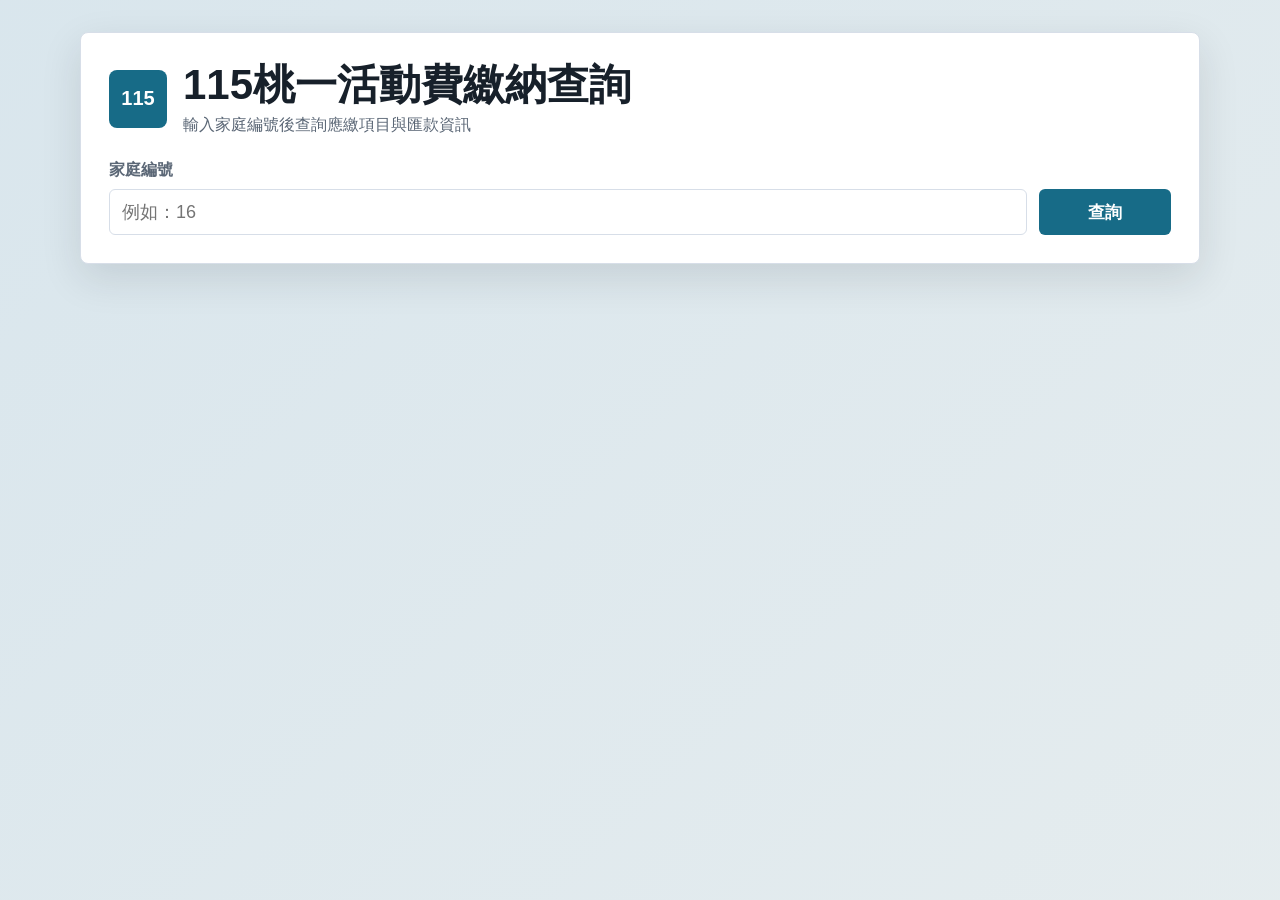
<file: index.html>
<!doctype html>
<html lang="zh-Hant">
<head>
  <meta charset="utf-8">
  <meta name="viewport" content="width=device-width, initial-scale=1">
  <title>115桃一活動費繳納查詢</title>
  <link rel="stylesheet" href="styles.css">
</head>
<body>
  <main class="app-shell">
    <section class="query-panel">
      <div class="brand-row">
        <div class="mark">115</div>
        <div>
          <h1>115桃一活動費繳納查詢</h1>
          <p>輸入家庭編號後查詢應繳項目與匯款資訊</p>
        </div>
      </div>

      <form id="lookupForm" class="lookup-form">
        <label for="familyId">家庭編號</label>
        <div class="input-row">
          <input id="familyId" name="familyId" type="text" inputmode="numeric" autocomplete="off" placeholder="例如：16" required>
          <button type="submit">查詢</button>
        </div>
      </form>

      <div id="message" class="message" hidden></div>
    </section>

    <section id="resultPanel" class="result-panel" hidden>
      <div class="summary-bar">
        <div>
          <span class="label">家庭編號</span>
          <strong id="resultFamilyId"></strong>
        </div>
        <div>
          <span class="label">總金額</span>
          <strong id="totalAmount"></strong>
        </div>
      </div>

      <div class="content-grid">
        <section class="section-block">
          <h2>查詢資料</h2>
          <div class="table-wrap">
            <table>
              <thead>
                <tr>
                  <th>E 分團別</th>
                  <th>F 團員自然名</th>
                  <th>L 大人自然名</th>
                  <th>P 加保費用</th>
                  <th>R 自然名</th>
                  <th>V 加保費用</th>
                </tr>
              </thead>
              <tbody id="resultRows"></tbody>
            </table>
          </div>
        </section>

        <aside class="section-block payment-block">
          <h2>匯款帳號</h2>
          <dl>
            <div>
              <dt>銀行</dt>
              <dd>LINE Bank 銀行帳戶 - 824 連線商業銀行</dd>
            </div>
            <div>
              <dt>帳號</dt>
              <dd class="copyable">111003642280</dd>
            </div>
            <div>
              <dt>戶名</dt>
              <dd>楊吳孟徽</dd>
            </div>
          </dl>
        </aside>
      </div>

      <section class="section-block report-block">
        <h2>匯款訊息回報欄</h2>
        <form id="reportForm" class="report-form">
          <label>
            <span>1. 家庭編號</span>
            <input id="reportFamilyId" name="familyId" type="text" readonly>
          </label>
          <label>
            <span>2. 匯款日期</span>
            <input id="transferDate" name="transferDate" type="date" required>
          </label>
          <label>
            <span>3. 匯款金額</span>
            <input id="transferAmount" name="transferAmount" type="number" min="0" step="1" required>
          </label>
          <label>
            <span>4. 轉帳後五碼</span>
            <input id="lastFive" name="lastFive" type="text" inputmode="numeric" maxlength="5" pattern="[0-9]{5}" placeholder="請輸入 5 位數字" required>
          </label>
          <button type="submit">送出回報</button>
        </form>
        <p id="reportStatus" class="report-status" aria-live="polite"></p>
      </section>
    </section>
  </main>

  <script src="encrypted-data.js?v=20260808-family75"></script>
  <script src="app.js?v=20260809-lastfive"></script>
</body>
</html>
</file>
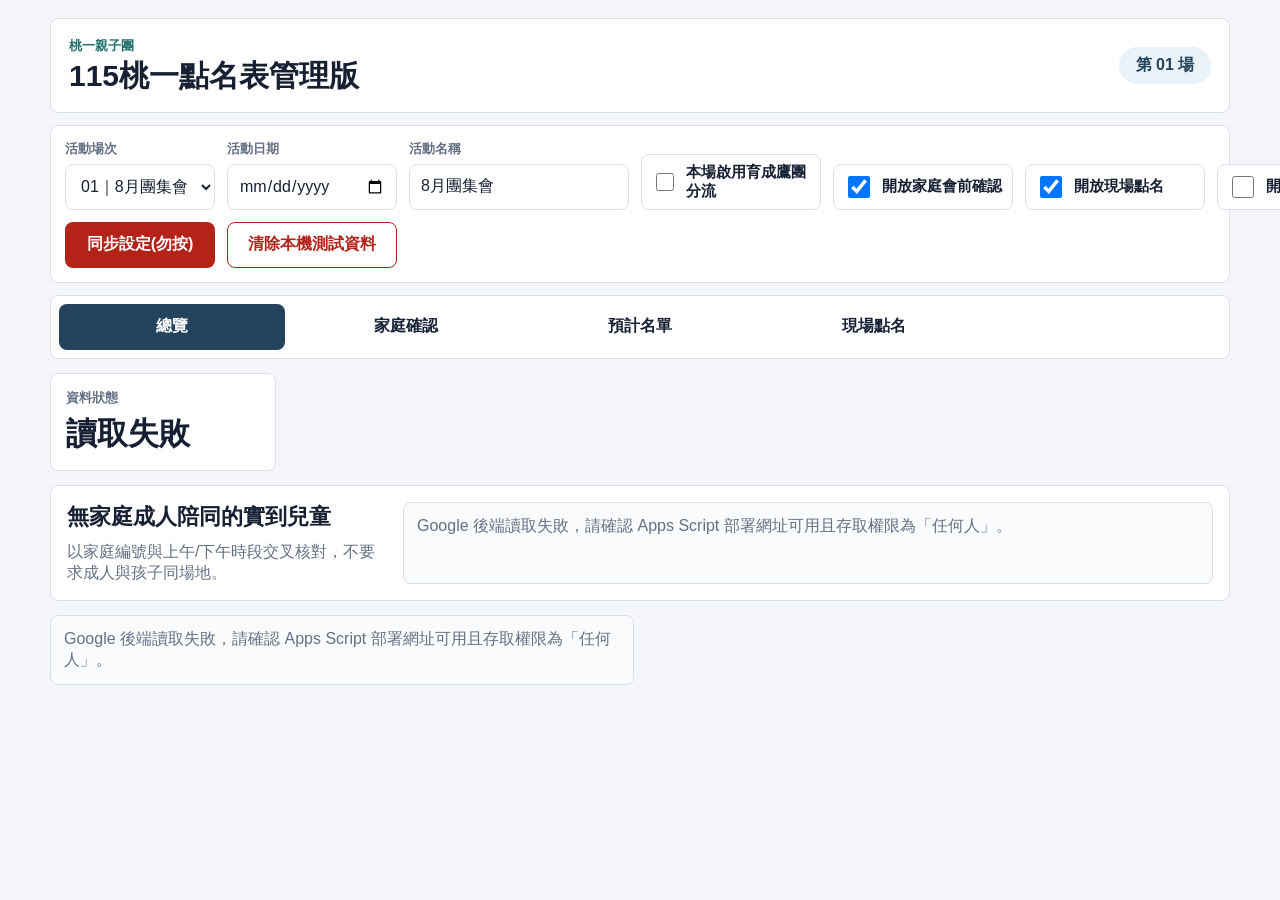
<file: attendance/index.html>
<!doctype html>
<html lang="zh-Hant">
<head>
  <meta charset="utf-8">
  <meta name="viewport" content="width=device-width, initial-scale=1">
  <meta http-equiv="Cache-Control" content="no-store, no-cache, must-revalidate">
  <meta http-equiv="Pragma" content="no-cache">
  <meta http-equiv="Expires" content="0">
  <title>115桃一點名表管理版</title>
  <link rel="stylesheet" href="styles.css?v=20">
</head>
<body>
  <main class="app-shell">
    <header class="app-header">
      <div>
        <p class="eyebrow">桃一親子團</p>
        <h1>115桃一點名表管理版</h1>
      </div>
      <div class="event-badge" id="openState">第 1 場</div>
    </header>

    <section class="event-panel" aria-label="活動設定">
      <label>
        <span>活動場次</span>
        <select id="eventSelect"></select>
      </label>
      <label>
        <span>活動日期</span>
        <input id="eventDate" type="date">
      </label>
      <label>
        <span>活動名稱</span>
        <input id="eventName" type="text">
      </label>
      <label class="switch-row">
        <input id="eagleSplit" type="checkbox">
        <span>本場啟用育成鷹團分流</span>
      </label>
      <label class="switch-row">
        <input id="preOpen" type="checkbox">
        <span>開放家庭會前確認</span>
      </label>
      <label class="switch-row">
        <input id="onsiteOpen" type="checkbox">
        <span>開放現場點名</span>
      </label>
      <label class="switch-row">
        <input id="annualOpen" type="checkbox">
        <span>開放全年總表查閱</span>
      </label>
      <label>
        <span>Apps Script URL</span>
        <input id="scriptUrl" type="url" placeholder="部署後貼上 Web App URL">
      </label>
      <button id="refreshReplies" type="button">重新讀取回覆</button>
      <button id="syncGoogle" type="button" class="danger">同步設定(勿按)</button>
      <button id="clearLocalTestData" type="button" class="danger-outline">清除本機測試資料</button>
    </section>

    <nav class="tabbar" aria-label="主要頁面">
      <button class="tab-button is-active" type="button" data-view="overview">總覽</button>
      <button class="tab-button" type="button" data-view="family">家庭確認</button>
      <button class="tab-button" type="button" data-view="expected">預計名單</button>
      <button class="tab-button" type="button" data-view="checkin">現場點名</button>
      <button class="tab-button" type="button" data-view="annual">全年總表</button>
    </nav>

    <section id="overviewView" class="view is-active" aria-label="當日管理總覽">
      <div class="metric-grid" id="metricGrid"></div>
      <section class="alert-panel">
        <div>
          <h2>無家庭成人陪同的實到兒童</h2>
          <p>以家庭編號與上午/下午時段交叉核對，不要求成人與孩子同場地。</p>
        </div>
        <div id="familyAlerts" class="alert-list"></div>
      </section>
      <section class="section-grid" id="overviewGroups"></section>
    </section>

    <section id="familyView" class="view" aria-label="家庭會前確認">
      <div class="family-lookup">
        <label>
          <span>輸入家庭編號</span>
          <input id="familySearch" type="search" inputmode="numeric" placeholder="例如 16">
        </label>
        <button id="loadFamily" type="button">載入家庭</button>
      </div>
      <div id="familyCards" class="person-list"></div>
      <div id="familyConfirmPanel" class="confirm-panel"></div>
    </section>

    <section id="expectedView" class="view" aria-label="會前預計出席名單">
      <div class="expected-header">
        <div>
          <p class="eyebrow">會前自動產生</p>
          <h2>本場會前回覆與預計名單</h2>
        </div>
        <p>依家庭確認結果分流。育成會與老鷹單飛入口可在這裡安排家長支援團隊與職務；若選小蟻團、炫蜂團、奔鹿團，會進入該團團隊現場點名。</p>
      </div>
      <div id="preReplyLists" class="pre-reply-lists"></div>
      <div id="expectedLists" class="expected-lists"></div>
    </section>

    <section id="checkinView" class="view" aria-label="現場點名">
      <div class="entrance-grid" id="entranceGrid"></div>
      <section class="checkin-board">
        <div class="board-toolbar">
          <div>
            <p class="eyebrow">固定入口</p>
            <h2 id="boardTitle">小蟻點名</h2>
          </div>
          <label>
            <span>搜尋</span>
            <input id="memberSearch" type="search" placeholder="姓名、家庭、小隊">
          </label>
        </div>
        <div class="squad-tabs" id="squadTabs"></div>
        <div class="period-tabs" id="checkinPeriodTabs" aria-label="點名時段"></div>
        <div id="checkinRecorderPanel" class="confirm-panel"></div>
        <div id="checkinList" class="person-list"></div>
        <form id="guestForm" class="guest-form">
          <h3>臨時出席</h3>
          <div class="guest-toggle" role="group" aria-label="臨時出席">
            <label><input type="radio" name="guestMode" value="none" checked><span>無</span></label>
            <label><input type="radio" name="guestMode" value="has"><span>有</span></label>
          </div>
          <div class="guest-fields" hidden>
            <input name="familyId" placeholder="家庭編號">
            <input name="name" placeholder="自然名">
            <button type="submit">加入本場點名</button>
          </div>
        </form>
        <div id="checkinSubmitPanel" class="confirm-panel"></div>
      </section>
    </section>

    <section id="annualView" class="view" aria-label="全年12次出勤總表">
      <section class="rules-panel" aria-label="出勤規則設定">
        <div>
          <p class="eyebrow">出勤規則設定</p>
          <h2>孩子缺席權重</h2>
        </div>
        <div class="rules-grid">
          <label>
            <span>正常全天</span>
            <input id="rulePresent" type="number" min="0" max="1" step="0.5">
          </label>
          <label>
            <span>遲到</span>
            <input id="ruleLate" type="number" min="0" max="1" step="0.5">
          </label>
          <label>
            <span>上午請假</span>
            <input id="ruleMorning" type="number" min="0" max="1" step="0.5">
          </label>
          <label>
            <span>下午請假</span>
            <input id="ruleAfternoon" type="number" min="0" max="1" step="0.5">
          </label>
          <label>
            <span>全天缺席/請假</span>
            <input id="ruleAbsent" type="number" min="0" max="1" step="0.5">
          </label>
          <label>
            <span>公假</span>
            <input type="number" value="0" disabled>
          </label>
        </div>
      </section>
      <div class="annual-toolbar">
        <label>
          <span>篩選團別/小隊/姓名/家庭</span>
          <input id="annualSearch" type="search" placeholder="輸入關鍵字">
        </label>
      </div>
      <div id="annualList" class="annual-list"></div>
    </section>
  </main>

  <template id="personCardTemplate">
    <article class="person-card">
      <div class="person-main">
        <div>
          <p class="person-meta"></p>
          <h3 class="person-name"></h3>
        </div>
        <strong class="person-status"></strong>
      </div>
      <div class="button-row status-actions"></div>
      <div class="adult-row">
        <label class="check-tile">
          <input class="am-check" type="checkbox">
          <span>上午實到</span>
        </label>
        <label class="check-tile">
          <input class="pm-check" type="checkbox">
          <span>下午13:00實到</span>
        </label>
      </div>
      <div class="split-row"></div>
      <input class="note-field" type="text" placeholder="備註/請假事由">
    </article>
  </template>

  <script src="data.js?v=12"></script>
  <script src="config.js?v=12"></script>
  <script src="app.js?v=43"></script>
</body>
</html>
</file>
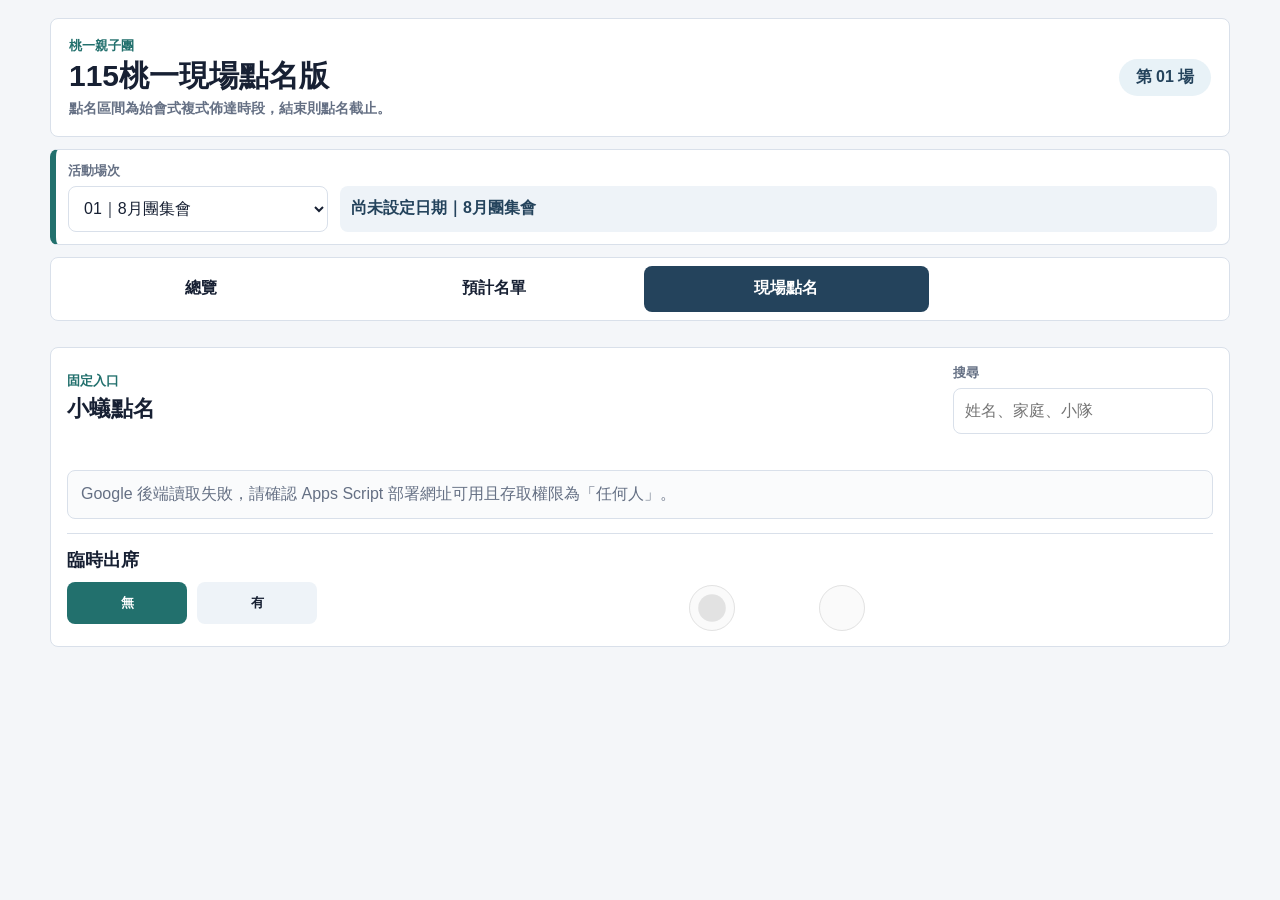
<file: attendance/checkin/index.html>
<!doctype html>
<html lang="zh-Hant">
<head>
  <meta charset="utf-8">
  <meta name="viewport" content="width=device-width, initial-scale=1">
  <meta http-equiv="Cache-Control" content="no-store, no-cache, must-revalidate">
  <meta http-equiv="Pragma" content="no-cache">
  <meta http-equiv="Expires" content="0">
  <title>115桃一現場點名版</title>
  <meta name="description" content="115桃一現場點名版">
  <meta property="og:title" content="115桃一現場點名版">
  <meta property="og:description" content="各團現場點名入口">
  <meta property="og:type" content="website">
  <meta property="og:url" content="https://floraping0223.github.io/115-taoyi-activity-fee-query/attendance/checkin/">
  <link rel="stylesheet" href="../styles.css?v=23">
</head>
<body data-app-mode="checkin">
  <p class="share-summary" aria-hidden="true">115桃一現場點名版｜各團現場點名入口</p>
  <main class="app-shell">
    <header class="app-header">
      <div>
        <p class="eyebrow">桃一親子團</p>
        <h1>115桃一現場點名版</h1>
        <p class="header-note">點名區間為始會式複式佈達時段，結束則點名截止。</p>
      </div>
      <div class="event-badge" id="openState">第 1 場</div>
    </header>

    <section class="public-event-panel" aria-label="選擇活動場次">
      <label>
        <span>活動場次</span>
        <select id="publicEventSelect"></select>
      </label>
      <strong id="publicEventInfo"></strong>
    </section>

    <section class="event-panel" aria-label="活動設定">
      <label>
        <span>活動場次</span>
        <select id="eventSelect"></select>
      </label>
      <label>
        <span>活動日期</span>
        <input id="eventDate" type="date">
      </label>
      <label>
        <span>活動名稱</span>
        <input id="eventName" type="text">
      </label>
      <label class="switch-row">
        <input id="eagleSplit" type="checkbox">
        <span>本場啟用育成鷹團分流</span>
      </label>
      <label class="switch-row">
        <input id="preOpen" type="checkbox">
        <span>開放家庭會前確認</span>
      </label>
      <label class="switch-row">
        <input id="onsiteOpen" type="checkbox">
        <span>開放現場點名</span>
      </label>
      <label>
        <span>Apps Script URL</span>
        <input id="scriptUrl" type="url">
      </label>
      <button id="refreshReplies" type="button">重新讀取回覆</button>
      <button id="syncGoogle" type="button">同步設定</button>
      <button id="clearLocalTestData" type="button">清除本機測試資料</button>
    </section>

    <nav class="tabbar" aria-label="主要頁面">
      <button class="tab-button" type="button" data-view="overview">總覽</button>
      <button class="tab-button" type="button" data-view="expected">預計名單</button>
      <button class="tab-button is-active" type="button" data-view="checkin">現場點名</button>
      <button class="tab-button" type="button" data-view="annual">全年總表</button>
    </nav>

    <section id="overviewView" class="view" aria-label="當日管理總覽">
      <div class="metric-grid" id="metricGrid"></div>
      <section class="alert-panel">
        <div>
          <h2>無家庭成人陪同的實到兒童</h2>
          <p>以家庭編號與上午/下午時段交叉核對，不要求成人與孩子同場地。</p>
        </div>
        <div id="familyAlerts" class="alert-list"></div>
      </section>
      <section class="section-grid" id="overviewGroups"></section>
    </section>

    <section id="familyView" class="view" aria-label="家庭會前確認">
      <div class="family-lookup">
        <label>
          <span>輸入家庭編號</span>
          <input id="familySearch" type="search" inputmode="numeric">
        </label>
        <button id="loadFamily" type="button">載入家庭</button>
      </div>
      <div id="familyCards" class="person-list"></div>
      <div id="familyConfirmPanel" class="confirm-panel"></div>
    </section>

    <section id="expectedView" class="view" aria-label="會前預計出席名單">
      <div class="expected-header">
        <div>
          <p class="eyebrow">會前自動產生</p>
          <h2>本場會前回覆與預計名單</h2>
        </div>
        <p>依家庭確認結果分流。家長支援團隊與職務由管理版設定，現場版僅供查看。</p>
      </div>
      <div id="preReplyLists" class="pre-reply-lists"></div>
      <div id="expectedLists" class="expected-lists"></div>
    </section>

    <section id="checkinView" class="view is-active" aria-label="現場點名">
      <div class="entrance-grid" id="entranceGrid"></div>
      <section class="checkin-board">
        <div class="board-toolbar">
          <div>
            <p class="eyebrow">固定入口</p>
            <h2 id="boardTitle">小蟻點名</h2>
          </div>
          <label>
            <span>搜尋</span>
            <input id="memberSearch" type="search" placeholder="姓名、家庭、小隊">
          </label>
        </div>
        <div class="squad-tabs" id="squadTabs"></div>
        <div class="period-tabs" id="checkinPeriodTabs" aria-label="點名時段"></div>
        <div id="checkinRecorderPanel" class="confirm-panel"></div>
        <div id="checkinList" class="person-list"></div>
        <form id="guestForm" class="guest-form">
          <h3>臨時出席</h3>
          <div class="guest-toggle" role="group" aria-label="臨時出席">
            <label><input type="radio" name="guestMode" value="none" checked><span>無</span></label>
            <label><input type="radio" name="guestMode" value="has"><span>有</span></label>
          </div>
          <div class="guest-fields" hidden>
            <input name="familyId" placeholder="家庭編號">
            <input name="name" placeholder="自然名">
            <button type="submit">加入本場點名</button>
          </div>
        </form>
        <div id="checkinSubmitPanel" class="confirm-panel"></div>
      </section>
    </section>

    <section id="annualView" class="view" aria-label="全年12次出勤總表">
      <section class="rules-panel" aria-label="出勤規則設定">
        <div>
          <p class="eyebrow">出勤規則設定</p>
          <h2>孩子缺席權重</h2>
        </div>
        <div class="rules-grid">
          <label>
            <span>正常全天</span>
            <input id="rulePresent" type="number" min="0" max="1" step="0.5">
          </label>
          <label>
            <span>遲到</span>
            <input id="ruleLate" type="number" min="0" max="1" step="0.5">
          </label>
          <label>
            <span>上午請假</span>
            <input id="ruleMorning" type="number" min="0" max="1" step="0.5">
          </label>
          <label>
            <span>下午請假</span>
            <input id="ruleAfternoon" type="number" min="0" max="1" step="0.5">
          </label>
          <label>
            <span>全天缺席/請假</span>
            <input id="ruleAbsent" type="number" min="0" max="1" step="0.5">
          </label>
          <label>
            <span>公假</span>
            <input type="number" value="0" disabled>
          </label>
        </div>
      </section>
      <div class="annual-toolbar">
        <label>
          <span>篩選團別/小隊/姓名/家庭</span>
          <input id="annualSearch" type="search" placeholder="輸入關鍵字">
        </label>
      </div>
      <div id="annualList" class="annual-list"></div>
    </section>
  </main>

  <template id="personCardTemplate">
    <article class="person-card">
      <div class="person-main">
        <div>
          <p class="person-meta"></p>
          <h3 class="person-name"></h3>
        </div>
        <strong class="person-status"></strong>
      </div>
      <div class="button-row status-actions"></div>
      <div class="adult-row">
        <label class="check-tile">
          <input class="am-check" type="checkbox">
          <span>上午實到</span>
        </label>
        <label class="check-tile">
          <input class="pm-check" type="checkbox">
          <span>下午13:00實到</span>
        </label>
      </div>
      <div class="split-row"></div>
      <input class="note-field" type="text" placeholder="備註/請假事由">
    </article>
  </template>

  <script src="../data.js?v=15"></script>
  <script src="../config.js?v=15"></script>
  <script src="../app.js?v=46"></script>
</body>
</html>
</file>
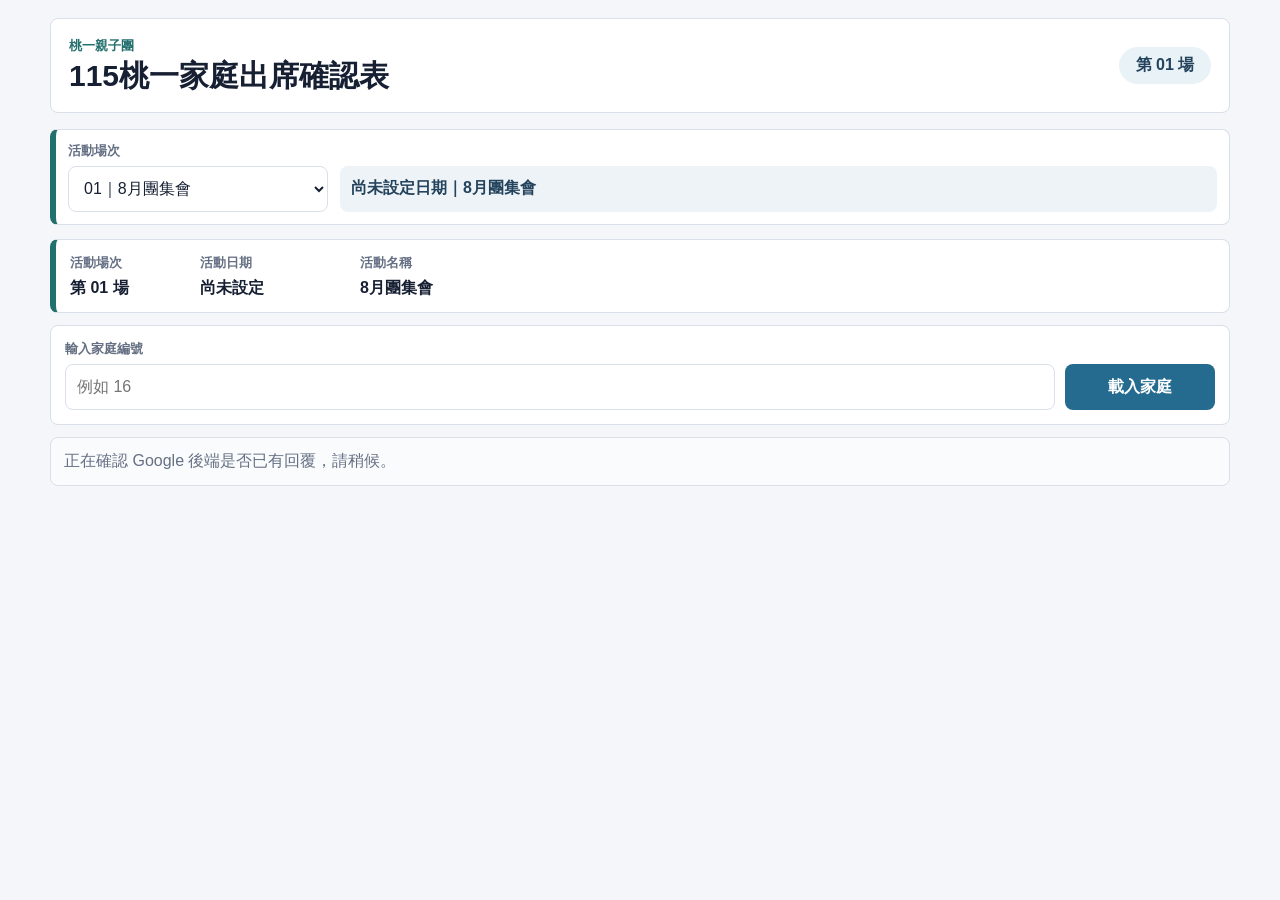
<file: attendance/family/index.html>
<!doctype html>
<html lang="zh-Hant">
<head>
  <meta charset="utf-8">
  <meta name="viewport" content="width=device-width, initial-scale=1">
  <meta http-equiv="Cache-Control" content="no-store, no-cache, must-revalidate">
  <meta http-equiv="Pragma" content="no-cache">
  <meta http-equiv="Expires" content="0">
  <title>115桃一家庭出席確認表</title>
  <meta name="description" content="115桃一家庭出席確認表">
  <meta property="og:title" content="115桃一家庭出席確認表">
  <meta property="og:description" content=" ">
  <meta property="og:type" content="website">
  <meta name="twitter:title" content="115桃一家庭出席確認表">
  <meta name="twitter:description" content=" ">
  <link rel="stylesheet" href="../styles.css?v=15">
</head>
<body data-app-mode="family">
  <main class="app-shell">
    <header class="app-header">
      <div>
        <p class="eyebrow">桃一親子團</p>
        <h1>115桃一家庭出席確認表</h1>
      </div>
      <div class="event-badge" id="openState">第 1 場</div>
    </header>

    <section class="public-event-panel" aria-label="選擇活動場次">
      <label>
        <span>活動場次</span>
        <select id="publicEventSelect"></select>
      </label>
      <strong id="publicEventInfo"></strong>
    </section>

    <section class="event-panel" aria-label="活動設定">
      <label>
        <span>活動場次</span>
        <select id="eventSelect"></select>
      </label>
      <label>
        <span>活動日期</span>
        <input id="eventDate" type="date">
      </label>
      <label>
        <span>活動名稱</span>
        <input id="eventName" type="text">
      </label>
      <label class="switch-row">
        <input id="eagleSplit" type="checkbox">
        <span>本場啟用育成鷹團分流</span>
      </label>
      <label class="switch-row">
        <input id="preOpen" type="checkbox">
        <span>開放家庭會前確認</span>
      </label>
      <label class="switch-row">
        <input id="onsiteOpen" type="checkbox">
        <span>開放現場點名</span>
      </label>
      <label>
        <span>Apps Script URL</span>
        <input id="scriptUrl" type="url" placeholder="部署後貼上 Web App URL">
      </label>
      <button id="syncGoogle" type="button">同步 Google</button>
      <button id="clearLocalTestData" type="button" class="danger-outline">清除本機測試資料</button>
    </section>

    <nav class="tabbar" aria-label="主要頁面">
      <button class="tab-button is-active" type="button" data-view="overview">總覽</button>
      <button class="tab-button" type="button" data-view="family">家庭確認</button>
      <button class="tab-button" type="button" data-view="expected">預計名單</button>
      <button class="tab-button" type="button" data-view="checkin">現場點名</button>
      <button class="tab-button" type="button" data-view="annual">全年總表</button>
    </nav>

    <section id="overviewView" class="view is-active" aria-label="當日管理總覽">
      <div class="metric-grid" id="metricGrid"></div>
      <section class="alert-panel">
        <div>
          <h2>無家庭成人陪同的實到兒童</h2>
          <p>以家庭編號與上午/下午時段交叉核對，不要求成人與孩子同場地。</p>
        </div>
        <div id="familyAlerts" class="alert-list"></div>
      </section>
      <section class="section-grid" id="overviewGroups"></section>
    </section>

    <section id="familyView" class="view" aria-label="家庭會前確認">
      <section id="familyEventSummary" class="family-event-summary" aria-label="本次活動資訊"></section>
      <div class="family-lookup">
        <label>
          <span>輸入家庭編號</span>
          <input id="familySearch" type="search" inputmode="numeric" placeholder="例如 16">
        </label>
        <button id="loadFamily" type="button">載入家庭</button>
      </div>
      <div id="familyCards" class="person-list"></div>
      <div id="familyConfirmPanel" class="confirm-panel"></div>
    </section>

    <section id="expectedView" class="view" aria-label="會前預計出席名單">
      <div class="expected-header">
        <div>
          <p class="eyebrow">會前自動產生</p>
          <h2>本場預計出席名單</h2>
        </div>
        <p>依家庭確認結果分流。育成會與老鷹單飛入口可在這裡安排家長支援團隊與職務；若選小蟻團、炫蜂團、奔鹿團，會進入該團團隊現場點名。</p>
      </div>
      <div id="expectedLists" class="expected-lists"></div>
    </section>

    <section id="checkinView" class="view" aria-label="現場點名">
      <div class="entrance-grid" id="entranceGrid"></div>
      <section class="checkin-board">
        <div class="board-toolbar">
          <div>
            <p class="eyebrow">固定入口</p>
            <h2 id="boardTitle">小蟻點名</h2>
          </div>
          <label>
            <span>搜尋</span>
            <input id="memberSearch" type="search" placeholder="姓名、家庭、小隊">
          </label>
        </div>
        <div class="squad-tabs" id="squadTabs"></div>
        <div id="checkinRecorderPanel" class="confirm-panel"></div>
        <div id="checkinList" class="person-list"></div>
        <form id="guestForm" class="guest-form">
          <h3>臨時出席</h3>
          <div class="guest-toggle" role="group" aria-label="臨時出席">
            <label><input type="radio" name="guestMode" value="none" checked><span>無</span></label>
            <label><input type="radio" name="guestMode" value="has"><span>有</span></label>
          </div>
          <div class="guest-fields" hidden>
            <input name="familyId" placeholder="家庭編號">
            <input name="name" placeholder="自然名">
            <button type="submit">加入本場點名</button>
          </div>
        </form>
        <div id="checkinSubmitPanel" class="confirm-panel"></div>
      </section>
    </section>

    <section id="annualView" class="view" aria-label="全年12次出勤總表">
      <section class="rules-panel" aria-label="出勤規則設定">
        <div>
          <p class="eyebrow">出勤規則設定</p>
          <h2>孩子缺席權重</h2>
        </div>
        <div class="rules-grid">
          <label>
            <span>正常全天</span>
            <input id="rulePresent" type="number" min="0" max="1" step="0.5">
          </label>
          <label>
            <span>遲到</span>
            <input id="ruleLate" type="number" min="0" max="1" step="0.5">
          </label>
          <label>
            <span>上午請假</span>
            <input id="ruleMorning" type="number" min="0" max="1" step="0.5">
          </label>
          <label>
            <span>下午請假</span>
            <input id="ruleAfternoon" type="number" min="0" max="1" step="0.5">
          </label>
          <label>
            <span>全天缺席/請假</span>
            <input id="ruleAbsent" type="number" min="0" max="1" step="0.5">
          </label>
          <label>
            <span>公假</span>
            <input type="number" value="0" disabled>
          </label>
        </div>
      </section>
      <div class="annual-toolbar">
        <label>
          <span>篩選團別/小隊/姓名/家庭</span>
          <input id="annualSearch" type="search" placeholder="輸入關鍵字">
        </label>
      </div>
      <div id="annualList" class="annual-list"></div>
    </section>
  </main>

  <template id="personCardTemplate">
    <article class="person-card">
      <div class="person-main">
        <div>
          <p class="person-meta"></p>
          <h3 class="person-name"></h3>
        </div>
        <strong class="person-status"></strong>
      </div>
      <div class="button-row status-actions"></div>
      <div class="adult-row">
        <label class="check-tile">
          <input class="am-check" type="checkbox">
          <span>上午實到</span>
        </label>
        <label class="check-tile">
          <input class="pm-check" type="checkbox">
          <span>下午13:00實到</span>
        </label>
      </div>
      <div class="split-row"></div>
      <input class="note-field" type="text" placeholder="備註/請假事由">
    </article>
  </template>

  <script src="../data.js?v=9"></script>
  <script src="../config.js?v=9"></script>
  <script src="../app.js?v=16"></script>
</body>
</html>
</file>
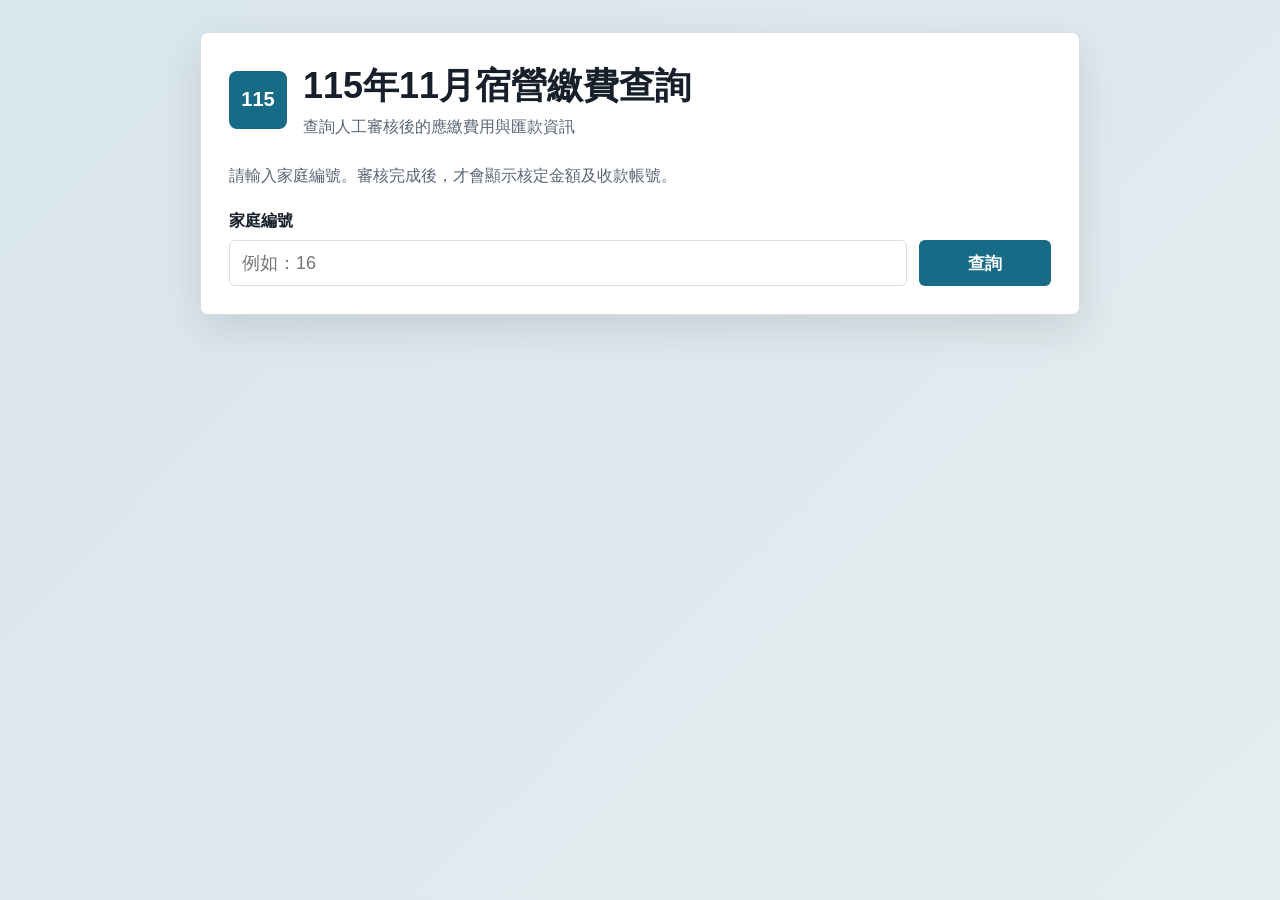
<file: camp-payment.html>
<!doctype html>
<html lang="zh-Hant"><head><meta charset="utf-8"><meta name="viewport" content="width=device-width, initial-scale=1"><title>115年11月宿營繳費查詢</title><link rel="stylesheet" href="styles.css"><link rel="stylesheet" href="camp-payment.css?v=1"></head>
<body><main class="app-shell payment-shell"><header class="query-panel"><div class="brand-row"><div class="mark">115</div><div><h1>115年11月宿營繳費查詢</h1><p>查詢人工審核後的應繳費用與匯款資訊</p></div></div><p class="intro">請輸入家庭編號。審核完成後，才會顯示核定金額及收款帳號。</p><form id="paymentLookup"><label for="paymentFamily">家庭編號</label><div class="input-row"><input id="paymentFamily" type="text" inputmode="numeric" pattern="[0-9]+" required autocomplete="off" placeholder="例如：16"><button id="lookupButton" type="submit">查詢</button></div></form><p id="paymentStatus" class="message" role="status" hidden></p></header>
<section id="approvedPanel" hidden><section class="section-block"><h2>家庭 <span id="approvedFamily"></span>｜核定費用</h2><div id="feeItems"></div><p id="adjustmentNote" class="adjustment" hidden></p><div class="approved-total"><span>核定應繳總額</span><strong id="approvedTotal"></strong></div></section>
<section class="section-block"><h2>家庭成員活動費明細</h2><p class="muted">以下為原調查填報內容。實際收費以上方人工核定金額及調整說明為準。</p><details class="fee-guide" open><summary>活動費計算說明</summary><p>正常出席一泊二食含沐浴：團員小孩 $250（已扣除已繳活動費 $100／月）；成人及非團員 $450。大班以下免費。</p><ul><li>正常出席／第一天晚到、第二天出席：團員 $250、成人 $450。</li><li>第一天出席（含晚餐、不住宿）：團員 $100、成人 $300。</li><li>第二天出席（含早餐）：團員 $50、成人 $250。</li><li>請假：活動費 $0，入團費及年費另計。</li></ul><p>額外取消晚餐減 $100、早餐減 $50、不住宿（不含車宿）減 $100。出席方案已包含對應減免，僅額外取消原方案包含的餐宿才再扣款，活動費最低為 $0。</p><p>晚餐 18:00–19:30。非特殊不可抗原因請與團體相同。</p><p>下方為原填個人費用，僅供明細核對；若經人工調整，請以上方「核定活動費」及「核定調整說明」為準。入團費、116 年費與帳位費均另外列示。</p></details><div id="memberPlans"></div></section>
<section id="bankPanel" class="section-block"><h2>匯款帳號</h2><dl><div><dt>銀行</dt><dd id="bankName"></dd></div><div><dt>帳號</dt><dd id="bankAccount"></dd></div><div><dt>戶名</dt><dd id="bankHolder"></dd></div></dl><p class="muted">請確認核定金額後匯款，再填寫下方回報。</p></section>
<section class="section-block"><h2>匯款訊息回報</h2><p id="reportNotice" class="muted" role="status"></p><form id="paymentReport" class="report-form"><label><span>家庭編號</span><input id="reportFamily" readonly></label><label><span>匯款日期</span><input id="reportDate" type="date" required></label><label><span>實際匯款金額</span><input id="reportAmount" type="number" min="1" step="1" required></label><label><span>轉帳後五碼</span><input id="reportLastFive" type="text" inputmode="numeric" pattern="[0-9]{5}" maxlength="5" required placeholder="請輸入5位數字"></label><button id="reportButton" type="submit">送出匯款回報</button></form><p id="reportResult" role="status" class="muted"></p></section></section>
</main><script src="camp-payment-config.js?v=1"></script><script src="camp-payment.js?v=2"></script></body></html>
</file>
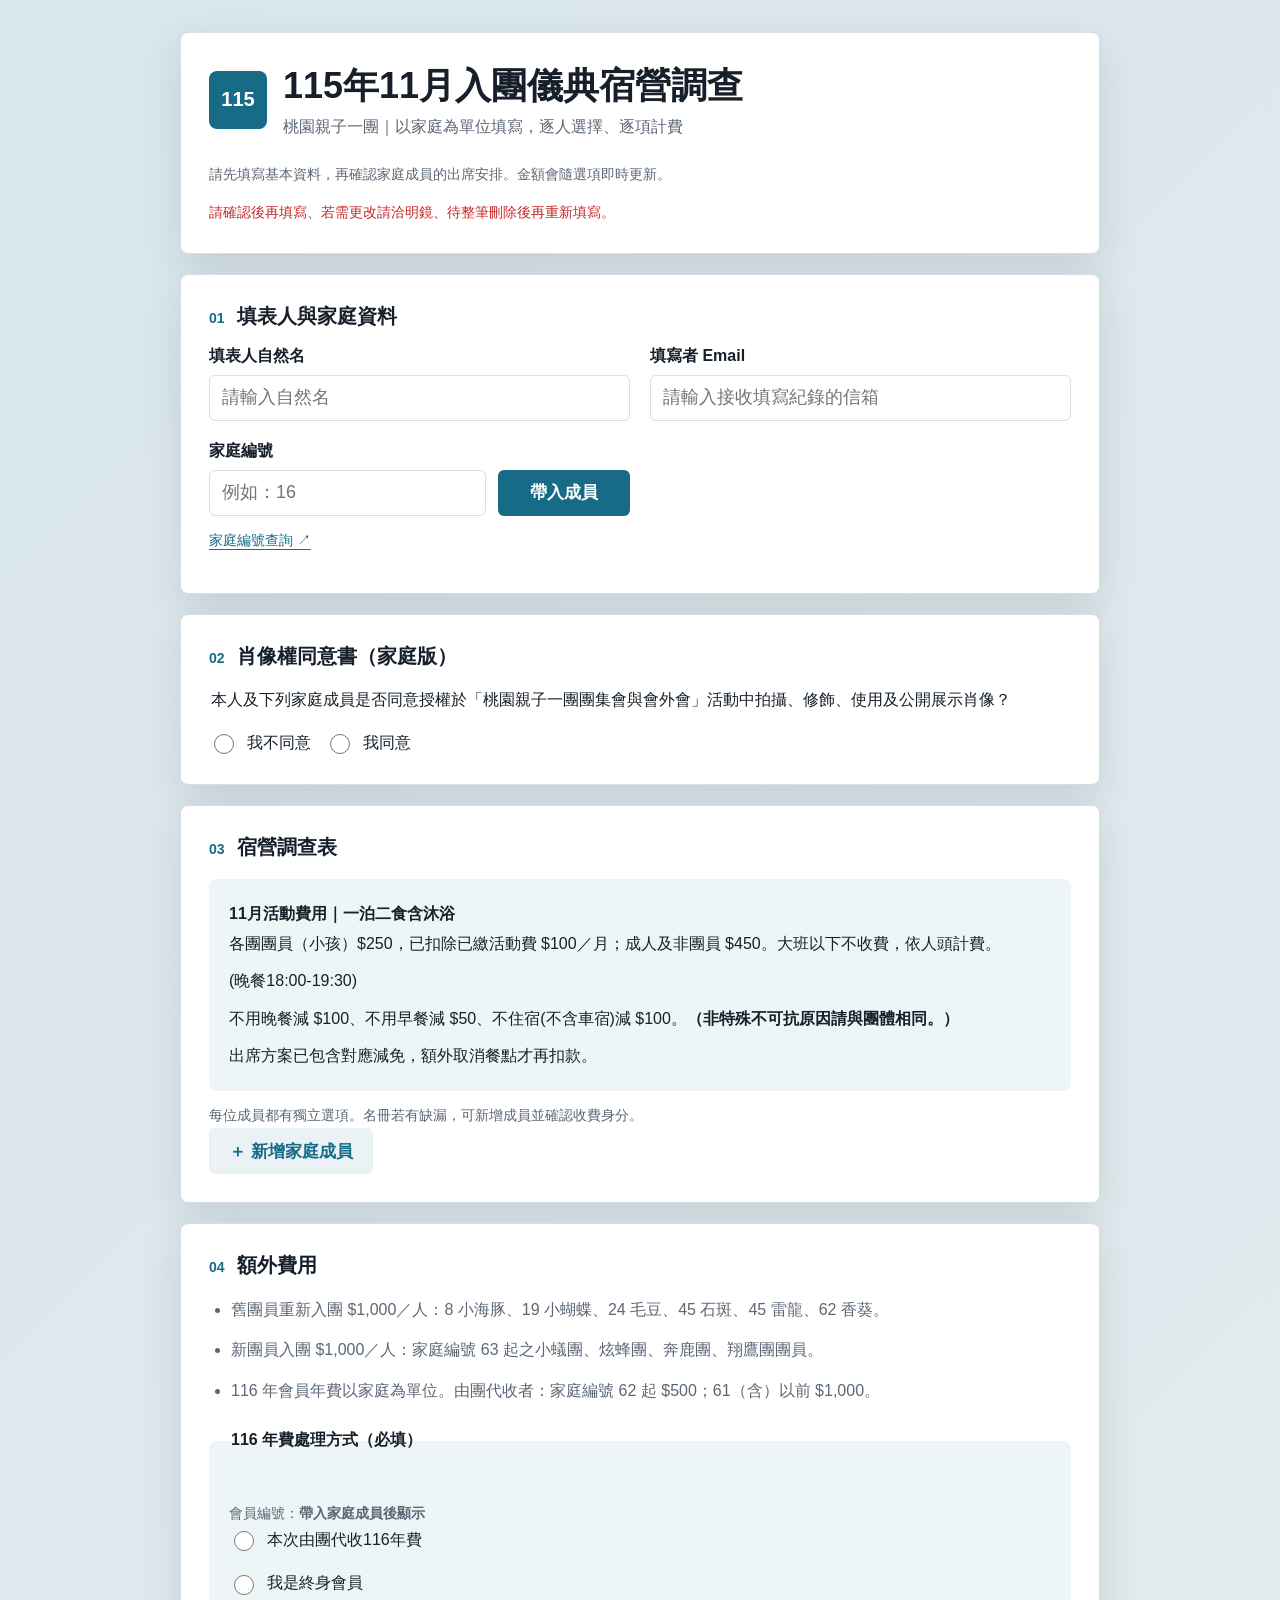
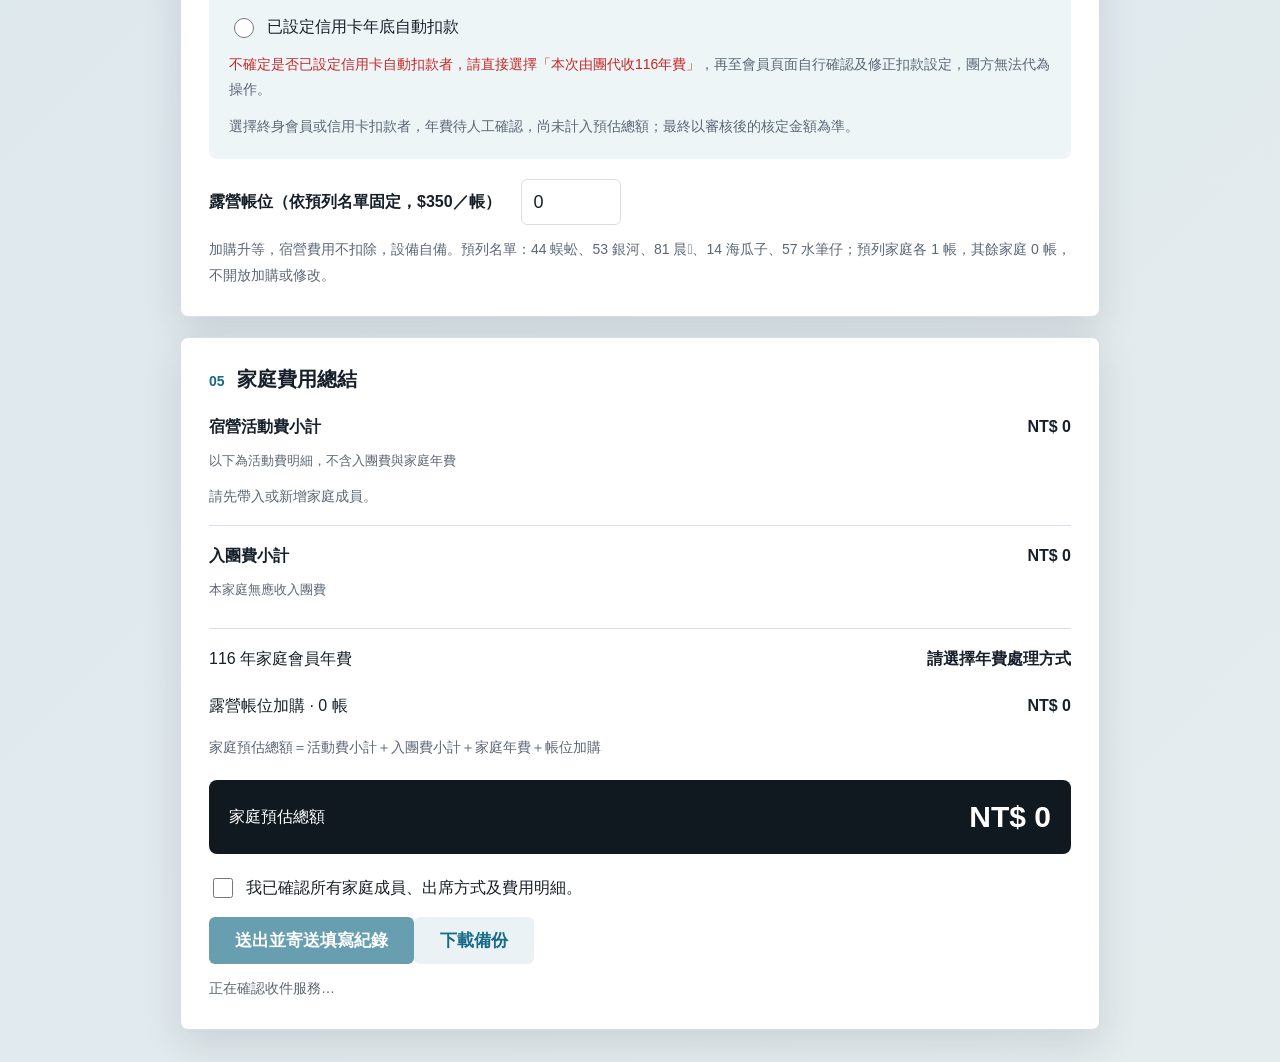
<file: camp.html>
<!doctype html>
<html lang="zh-Hant"><head><meta charset="utf-8"><meta name="viewport" content="width=device-width, initial-scale=1"><title>115年11月入團儀典宿營調查</title><link rel="stylesheet" href="styles.css"><link rel="stylesheet" href="survey.css?v=5"></head>
<body><main class="app-shell survey-shell">
<header class="query-panel"><div class="brand-row"><div class="mark">115</div><div><h1>115年11月入團儀典宿營調查</h1><p>桃園親子一團｜以家庭為單位填寫，逐人選擇、逐項計費</p></div></div><p class="hint">請先填寫基本資料，再確認家庭成員的出席安排。金額會隨選項即時更新。</p><p class="hint" style="color: #c62828;">請確認後再填寫、若需更改請洽明鏡、待整筆刪除後再重新填寫。</p></header>
<form id="surveyForm">
<section class="section-block"><h2><span class="step">01</span>填表人與家庭資料</h2><div class="fields"><label>填表人自然名<input id="reporter" required maxlength="50" autocomplete="name" placeholder="請輸入自然名"></label><label>填寫者 Email<input id="reporterEmail" type="email" maxlength="254" required autocomplete="email" placeholder="請輸入接收填寫紀錄的信箱"></label><label>家庭編號<div class="input-row"><input id="familyId" required inputmode="numeric" pattern="[0-9]+" placeholder="例如：16"><button type="button" id="loadFamily">帶入成員</button></div></label></div><p class="hint"><a href="https://docs.google.com/spreadsheets/d/147XRtWAHLH-V4_c62xE0C4_69H3zLNGrsfyVujPsMIE/edit?usp=sharing" target="_blank" rel="noopener">家庭編號查詢 ↗</a></p><p id="familyStatus" class="hint" role="status"></p></section>
<section class="section-block"><h2><span class="step">02</span>肖像權同意書（家庭版）</h2><fieldset><legend>本人及下列家庭成員是否同意授權於「桃園親子一團團集會與會外會」活動中拍攝、修飾、使用及公開展示肖像？</legend><div class="choices"><label><input type="radio" name="portrait" value="no" required>我不同意</label><label><input type="radio" name="portrait" value="yes" required>我同意</label></div></fieldset><div id="consentFiles" class="consent-files" hidden><p>請參考範例填寫家庭版同意書，將檔案名稱改為<strong>家庭編號數字</strong>後上傳。</p><div id="documentLinks" class="document-links"></div><p id="uploadFilename" class="hint"></p><label class="check-row">已簽署同意書（必填）<input id="consentAttachment" type="file" accept="application/pdf,image/jpeg,image/png"></label><p class="hint">請在此選擇已簽署的檔案（PDF、JPG、PNG，10MB以內；較大照片會適度壓縮，PDF維持原檔），送出時會一併上傳雲端；只開啟上傳連結不算完成。</p></div></section>
<section class="section-block"><h2><span class="step">03</span>宿營調查表</h2><div class="fee-note"><strong>11月活動費用｜一泊二食含沐浴</strong><p>各團團員（小孩）$250，已扣除已繳活動費 $100／月；成人及非團員 $450。大班以下不收費，依人頭計費。</p><p>(晚餐18:00-19:30)</p><p>不用晚餐減 $100、不用早餐減 $50、不住宿(不含車宿)減 $100。<strong>（非特殊不可抗原因請與團體相同。）</strong></p><p>出席方案已包含對應減免，額外取消餐點才再扣款。</p></div><p class="hint">每位成員都有獨立選項。名冊若有缺漏，可新增成員並確認收費身分。</p><div id="members"></div><button type="button" id="addMember" class="secondary">＋ 新增家庭成員</button></section>
<section class="section-block"><h2><span class="step">04</span>額外費用</h2><ul class="rules"><li>舊團員重新入團 $1,000／人：8 小海豚、19 小蝴蝶、24 毛豆、45 石斑、45 雷龍、62 香葵。</li><li>新團員入團 $1,000／人：家庭編號 63 起之小蟻團、炫蜂團、奔鹿團、翔鷹團團員。</li><li>116 年會員年費以家庭為單位。由團代收者：家庭編號 62 起 $500；61（含）以前 $1,000。</li></ul><fieldset class="annual-field"><legend>116 年費處理方式（必填）</legend><p class="hint">會員編號：<strong id="annualMemberNumber">帶入家庭成員後顯示</strong></p><div class="annual-options"><label><input type="radio" name="annualChoice" value="collect" required>本次由團代收116年費</label><label><input type="radio" name="annualChoice" value="lifetime" required>我是終身會員</label><label><input type="radio" name="annualChoice" value="card" required>已設定信用卡年底自動扣款</label></div><p class="hint"><span style="color: #c62828;">不確定是否已設定信用卡自動扣款者，請直接選擇「本次由團代收116年費」</span>，再至會員頁面自行確認及修正扣款設定，團方無法代為操作。</p><p class="hint">選擇終身會員或信用卡扣款者，年費待人工確認，尚未計入預估總額；最終以審核後的核定金額為準。</p></fieldset><label class="tent-label">露營帳位（依預列名單固定，$350／帳）<input id="tents" readonly aria-readonly="true" type="number" min="0" max="99" step="1" value="0" required></label><p class="hint">加購升等，宿營費用不扣除，設備自備。預列名單：44 蜈蚣、53 銀河、81 晨𣌀、14 海瓜子、57 水筆仔；預列家庭各 1 帳，其餘家庭 0 帳，不開放加購或修改。</p></section>
<section class="section-block"><h2><span class="step">05</span>家庭費用總結</h2><div id="summary" aria-live="polite"></div><label class="check-row"><input id="confirmed" type="checkbox" required>我已確認所有家庭成員、出席方式及費用明細。</label><div class="actions"><button id="sendEmailButton" type="submit" disabled>送出並寄送填寫紀錄</button><button id="downloadBackup" type="submit" class="secondary">下載備份</button></div><p id="saveStatus" class="hint" role="status">Email 寄送尚待啟用。啟用後會將成員出席方式、備註、費用明細與總額寄至填寫者信箱；目前可下載備份，尚未送交主辦單位。</p></section>
</form></main><script src="attendance/data.js"></script><script src="survey-config.js?v=6"></script><script src="survey-rules.js?v=6"></script><script src="survey.js?v=11"></script></body></html>
</file>
<file: styles.css>
:root {
  --ink: #17202a;
  --muted: #5b6776;
  --line: #d7dee8;
  --panel: #ffffff;
  --wash: #f4f7fb;
  --accent: #176b87;
  --accent-dark: #0f536a;
  --good: #15724f;
  --warn: #a15c00;
  --shadow: 0 14px 40px rgba(23, 32, 42, 0.12);
}

* {
  box-sizing: border-box;
}

body {
  margin: 0;
  min-height: 100vh;
  font-family: "Microsoft JhengHei", "PingFang TC", "Noto Sans TC", Arial, sans-serif;
  color: var(--ink);
  background:
    linear-gradient(135deg, rgba(23, 107, 135, 0.12), rgba(94, 139, 126, 0.10)),
    var(--wash);
}

.app-shell {
  width: min(1120px, calc(100% - 32px));
  margin: 0 auto;
  padding: 32px 0;
}

.query-panel,
.section-block {
  min-width: 0;
  background: var(--panel);
  border: 1px solid var(--line);
  border-radius: 8px;
  box-shadow: var(--shadow);
}

.query-panel {
  padding: 28px;
}

.brand-row {
  display: flex;
  gap: 16px;
  align-items: center;
  margin-bottom: 24px;
}

.mark {
  display: grid;
  place-items: center;
  flex: 0 0 58px;
  width: 58px;
  height: 58px;
  border-radius: 8px;
  background: var(--accent);
  color: white;
  font-weight: 800;
  font-size: 20px;
}

h1,
h2,
p {
  margin: 0;
}

h1 {
  font-size: clamp(26px, 4vw, 42px);
  line-height: 1.15;
}

h2 {
  font-size: 20px;
  margin-bottom: 16px;
}

.brand-row p {
  color: var(--muted);
  margin-top: 6px;
}

.lookup-form label,
.report-form span {
  display: block;
  color: var(--muted);
  font-weight: 700;
  margin-bottom: 8px;
}

.input-row {
  display: grid;
  grid-template-columns: minmax(0, 1fr) 132px;
  gap: 12px;
}

input {
  width: 100%;
  min-height: 46px;
  border: 1px solid var(--line);
  border-radius: 6px;
  padding: 10px 12px;
  font-size: 18px;
  background: white;
  color: var(--ink);
}

input:focus {
  outline: 3px solid rgba(23, 107, 135, 0.18);
  border-color: var(--accent);
}

button {
  min-height: 46px;
  border: 0;
  border-radius: 6px;
  background: var(--accent);
  color: white;
  font-size: 17px;
  font-weight: 800;
  cursor: pointer;
}

button:hover {
  background: var(--accent-dark);
}

button:disabled {
  cursor: wait;
  opacity: 0.65;
}

.message {
  margin-top: 16px;
  padding: 12px 14px;
  border-radius: 6px;
  color: #6c3f00;
  background: #fff4df;
  border: 1px solid #f0c985;
}

.result-panel {
  margin-top: 18px;
}

.summary-bar {
  display: grid;
  grid-template-columns: repeat(2, minmax(0, 1fr));
  gap: 14px;
  margin-bottom: 18px;
}

.summary-bar > div {
  background: #101820;
  color: white;
  border-radius: 8px;
  padding: 18px;
}

.summary-bar .label {
  display: block;
  color: #b9c4d0;
  font-size: 14px;
  margin-bottom: 8px;
}

.summary-bar strong {
  font-size: 30px;
}

.content-grid {
  display: grid;
  grid-template-columns: minmax(0, 1.55fr) minmax(280px, 0.75fr);
  gap: 18px;
}

.section-block {
  padding: 22px;
}

.table-wrap {
  overflow-x: auto;
  border: 1px solid var(--line);
  border-radius: 6px;
}

table {
  width: 100%;
  border-collapse: collapse;
  table-layout: fixed;
  min-width: 680px;
}

th,
td {
  padding: 11px 10px;
  border-bottom: 1px solid var(--line);
  text-align: left;
  vertical-align: top;
  overflow-wrap: anywhere;
}

th {
  background: #edf3f6;
  color: #314153;
  font-size: 13px;
}

td {
  font-size: 16px;
}

tbody tr:last-child td {
  border-bottom: 0;
}

.empty-cell {
  color: #9aa5b1;
}

dl {
  margin: 0;
}

dl > div {
  padding: 13px 0;
  border-bottom: 1px solid var(--line);
}

dl > div:first-child {
  padding-top: 0;
}

dl > div:last-child {
  border-bottom: 0;
  padding-bottom: 0;
}

dt {
  color: var(--muted);
  font-size: 14px;
  font-weight: 700;
  margin-bottom: 4px;
}

dd {
  margin: 0;
  font-size: 18px;
  line-height: 1.45;
}

.copyable {
  font-size: 24px;
  font-weight: 800;
}

.report-block {
  margin-top: 18px;
}

.report-form {
  display: grid;
  grid-template-columns: repeat(4, minmax(0, 1fr)) 132px;
  gap: 14px;
  align-items: end;
}

.report-status {
  min-height: 24px;
  margin-top: 14px;
  color: var(--muted);
  font-weight: 700;
}

.report-status.ok {
  color: var(--good);
}

.report-status.warn {
  color: var(--warn);
}

@media (max-width: 860px) {
  .content-grid,
  .summary-bar,
  .report-form {
    grid-template-columns: 1fr;
  }

  .input-row {
    grid-template-columns: 1fr;
  }

  .query-panel,
  .section-block {
    padding: 18px;
  }
}
</file>
<file: attendance/styles.css>
:root {
  --ink: #172033;
  --muted: #657084;
  --page: #f4f6f9;
  --panel: #ffffff;
  --line: #d9e0ea;
  --navy: #24435c;
  --teal: #22706d;
  --green: #1f7a55;
  --amber: #a85f00;
  --red: #b42318;
  --blue: #246b8f;
  --soft-teal: #e3f3f1;
  --soft-green: #e8f5ee;
  --soft-amber: #fff1d6;
  --soft-red: #fde8e6;
  --soft-blue: #e8f2f7;
}

* {
  box-sizing: border-box;
}

body {
  margin: 0;
  min-height: 100vh;
  font-family: "Microsoft JhengHei", "PingFang TC", "Noto Sans TC", Arial, sans-serif;
  color: var(--ink);
  background: var(--page);
}

.share-summary {
  position: absolute;
  width: 1px;
  height: 1px;
  margin: -1px;
  overflow: hidden;
  clip: rect(0 0 0 0);
}

button,
input,
select {
  font: inherit;
}

button {
  min-height: 46px;
  border: 0;
  border-radius: 8px;
  padding: 10px 14px;
  font-weight: 800;
  color: #fff;
  background: var(--blue);
  cursor: pointer;
}

button.secondary {
  color: var(--ink);
  background: #eef3f8;
}

button.danger {
  background: var(--red);
}

button.danger-outline {
  color: var(--red);
  border: 1px solid var(--red);
  background: #fff;
}

input,
select {
  width: 100%;
  min-height: 46px;
  border: 1px solid var(--line);
  border-radius: 8px;
  padding: 9px 11px;
  color: var(--ink);
  background: #fff;
}

input:focus,
select:focus,
button:focus {
  outline: 3px solid rgba(36, 107, 143, 0.2);
  outline-offset: 1px;
}

h1,
h2,
h3,
p {
  margin: 0;
}

.app-shell {
  width: min(1180px, calc(100% - 28px));
  margin: 0 auto;
  padding: 18px 0 36px;
}

.app-header,
.event-panel,
.public-event-panel,
.tabbar,
.alert-panel,
.checkin-board,
.family-lookup,
.annual-toolbar,
.rules-panel,
.expected-header {
  border: 1px solid var(--line);
  border-radius: 8px;
  background: var(--panel);
}

.app-header {
  display: flex;
  justify-content: space-between;
  align-items: center;
  gap: 16px;
  padding: 18px;
}

.header-note {
  margin: 6px 0 0;
  color: var(--muted);
  font-size: 14px;
  font-weight: 800;
}

.eyebrow {
  margin-bottom: 4px;
  color: var(--teal);
  font-size: 13px;
  font-weight: 900;
}

h1 {
  font-size: 30px;
  line-height: 1.15;
}

h2 {
  margin-bottom: 10px;
  font-size: 22px;
}

h3 {
  font-size: 18px;
}

.event-badge {
  min-width: 92px;
  padding: 8px 12px;
  border-radius: 999px;
  text-align: center;
  color: var(--navy);
  background: var(--soft-blue);
  font-weight: 900;
}

.public-event-panel {
  display: grid;
  grid-template-columns: minmax(180px, 260px) minmax(0, 1fr);
  gap: 12px;
  align-items: end;
  margin: 12px 0;
  padding: 12px;
  border-left: 6px solid var(--teal);
}

.public-event-panel strong {
  min-height: 46px;
  display: flex;
  align-items: center;
  padding: 9px 11px;
  color: var(--navy);
  border-radius: 8px;
  background: #eef3f8;
}

.event-panel {
  display: grid;
  grid-template-columns: 150px 170px minmax(220px, 1fr) repeat(3, minmax(180px, 1fr)) minmax(220px, 1fr) 130px 130px;
  gap: 12px;
  align-items: end;
  margin: 12px 0;
  padding: 14px;
}

label span,
.alert-panel p,
.person-meta {
  color: var(--muted);
}

label span {
  display: block;
  margin-bottom: 6px;
  font-size: 13px;
  font-weight: 900;
}

.switch-row,
.check-tile {
  display: flex;
  align-items: center;
  gap: 9px;
  min-height: 46px;
  padding: 8px 10px;
  border: 1px solid var(--line);
  border-radius: 8px;
  background: #fff;
}

.switch-row input,
.check-tile input {
  width: 22px;
  min-height: 22px;
}

.switch-row span,
.check-tile span {
  margin: 0;
  color: var(--ink);
  font-size: 15px;
}

.tabbar {
  display: grid;
  grid-template-columns: repeat(5, 1fr);
  gap: 8px;
  padding: 8px;
  position: sticky;
  top: 0;
  z-index: 4;
}

.tab-button {
  color: var(--ink);
  background: transparent;
}

.tab-button.is-active {
  color: #fff;
  background: var(--navy);
}

.view {
  display: none;
  margin-top: 14px;
}

.view.is-active {
  display: block;
}

.metric-grid,
.entrance-grid,
.section-grid {
  display: grid;
  gap: 12px;
}

.metric-grid {
  grid-template-columns: repeat(5, minmax(0, 1fr));
}

.metric-card,
.entrance-card,
.section-card,
.person-card {
  border: 1px solid var(--line);
  border-radius: 8px;
  background: var(--panel);
}

.metric-card {
  padding: 15px;
}

.metric-card span {
  display: block;
  color: var(--muted);
  font-size: 13px;
  font-weight: 900;
}

.metric-card strong {
  display: block;
  margin-top: 6px;
  font-size: 31px;
}

.alert-panel {
  display: grid;
  grid-template-columns: 320px minmax(0, 1fr);
  gap: 16px;
  margin: 14px 0;
  padding: 16px;
}

.alert-list,
.expected-lists,
.person-list,
.annual-list {
  display: grid;
  gap: 10px;
}

.alert-item,
.empty-note {
  padding: 13px;
  border-radius: 8px;
}

.alert-item {
  border: 1px solid #efb1aa;
  background: var(--soft-red);
}

.empty-note {
  border: 1px solid var(--line);
  color: var(--muted);
  background: #fafbfc;
}

.section-grid {
  grid-template-columns: repeat(2, minmax(0, 1fr));
}

.section-card {
  padding: 14px;
}

.section-card h3 {
  margin-bottom: 10px;
}

.expected-header {
  display: grid;
  grid-template-columns: 260px minmax(0, 1fr);
  gap: 12px;
  align-items: center;
  margin-bottom: 12px;
  padding: 16px;
}

.expected-header p:last-child {
  color: var(--muted);
}

.expected-card {
  border: 1px solid var(--line);
  border-radius: 8px;
  background: var(--panel);
  overflow: hidden;
}

.pre-reply-lists {
  display: grid;
  gap: 10px;
  margin-bottom: 12px;
}

.pre-reply-summary,
.pre-reply-card {
  border: 1px solid var(--line);
  border-radius: 8px;
  background: var(--panel);
  overflow: hidden;
}

.pre-reply-summary {
  display: flex;
  justify-content: space-between;
  gap: 12px;
  padding: 12px 14px;
}

.pre-reply-summary.pending,
.pre-reply-card.pending {
  border-color: #e4b35f;
  background: #fff8ea;
}

.pending-family-members {
  padding: 11px 14px;
  color: var(--ink);
  font-weight: 850;
  line-height: 1.55;
}

.pre-reply-summary span,
.pre-reply-title span {
  color: var(--muted);
  font-size: 13px;
  font-weight: 800;
}

.pre-reply-title {
  display: flex;
  justify-content: space-between;
  gap: 10px;
  align-items: center;
  padding: 11px 14px;
  color: var(--ink);
  background: var(--soft-teal);
}

.pre-reply-row {
  display: grid;
  grid-template-columns: 78px minmax(90px, 1fr) 64px 90px minmax(100px, 1fr) minmax(100px, 1fr);
  gap: 8px;
  align-items: center;
  padding: 9px 12px;
  border-top: 1px solid var(--line);
}

.pre-reply-row.header {
  color: var(--muted);
  font-size: 13px;
  font-weight: 900;
  background: #f3f6fa;
}

.expected-title {
  display: flex;
  justify-content: space-between;
  gap: 10px;
  align-items: center;
  padding: 12px 14px;
  color: #fff;
  background: var(--navy);
}

.expected-title strong {
  font-size: 18px;
}

.expected-list {
  display: grid;
}

.expected-row {
  display: grid;
  grid-template-columns: 92px minmax(110px, 1fr) 96px 112px minmax(150px, 1fr);
  gap: 8px;
  align-items: center;
  padding: 10px 12px;
  border-top: 1px solid var(--line);
}

.expected-row.header {
  color: var(--muted);
  font-size: 13px;
  font-weight: 900;
  background: #f3f6fa;
}

.expected-row input {
  min-height: 38px;
}

.expected-row select {
  min-height: 38px;
}

.work-assignment {
  display: grid;
  grid-template-columns: minmax(92px, 120px) minmax(120px, 1fr);
  gap: 8px;
}

.family-mode .event-panel,
.family-mode .tabbar,
.family-mode #overviewView,
.family-mode #expectedView,
.family-mode #checkinView,
.family-mode #annualView {
  display: none !important;
}

.family-mode #familyView {
  display: block;
}

.family-mode .app-header {
  margin-bottom: 16px;
}

.checkin-mode .event-panel,
.checkin-mode #familyView,
.checkin-mode .rules-panel {
  display: none !important;
}

.checkin-mode .app-header {
  margin-bottom: 12px;
}

.checkin-mode .tabbar {
  grid-template-columns: repeat(4, 1fr);
}

.checkin-mode .expected-header p {
  max-width: 620px;
}

.family-event-summary {
  display: grid;
  grid-template-columns: 120px 150px minmax(180px, 1fr);
  gap: 10px;
  margin-bottom: 12px;
  padding: 14px;
  border: 1px solid var(--line);
  border-left: 6px solid var(--teal);
  border-radius: 8px;
  background: var(--panel);
}

.family-event-summary span {
  display: block;
  margin-bottom: 5px;
  color: var(--muted);
  font-size: 13px;
  font-weight: 900;
}

.family-event-summary strong {
  display: block;
  line-height: 1.35;
}

.mini-stat {
  display: grid;
  grid-template-columns: 1fr repeat(4, 58px);
  gap: 8px;
  padding: 8px 0;
  border-top: 1px solid var(--line);
  align-items: center;
}

.mini-stat:first-of-type {
  border-top: 0;
}

.mini-stat span:not(:first-child) {
  text-align: center;
  font-weight: 900;
}

.family-lookup,
.annual-toolbar {
  display: grid;
  grid-template-columns: minmax(180px, 1fr) 150px;
  gap: 10px;
  align-items: end;
  margin-bottom: 12px;
  padding: 14px;
}

.rules-panel {
  display: grid;
  grid-template-columns: 220px minmax(0, 1fr);
  gap: 12px;
  align-items: center;
  margin-bottom: 12px;
  padding: 14px;
}

.rules-grid {
  display: grid;
  grid-template-columns: repeat(5, minmax(96px, 1fr));
  gap: 10px;
}

.entrance-grid {
  grid-template-columns: repeat(6, minmax(0, 1fr));
  margin-bottom: 12px;
}

.entrance-card {
  display: grid;
  gap: 6px;
  min-height: 76px;
  padding: 12px;
  color: var(--ink);
  background: var(--panel);
  text-align: left;
}

.entrance-card.is-active {
  color: #fff;
  background: var(--navy);
}

.entrance-card[hidden] {
  display: none;
}

.entrance-card > span {
  display: block;
  margin-top: 4px;
  color: var(--muted);
  font-size: 12px;
  font-weight: 700;
  opacity: 0.9;
}

.entrance-card > strong {
  color: var(--navy);
  font-size: 19px;
  font-weight: 950;
  line-height: 1.2;
}

.entrance-card.is-active > strong,
.entrance-card.is-active > span {
  color: #fff;
}

.entrance-totals {
  display: grid;
  grid-template-columns: repeat(2, minmax(0, 1fr));
  gap: 4px;
  margin-top: 4px;
}

.entrance-totals span {
  margin: 0;
  padding: 5px 6px;
  border-radius: 6px;
  color: var(--ink);
  background: #eef3f8;
  font-size: 12px;
  line-height: 1.25;
}

.entrance-card.is-active .entrance-totals span {
  color: #fff;
  background: rgba(255, 255, 255, 0.18);
}

.entrance-totals span.summary-leave,
.entrance-card.is-active .entrance-totals span.summary-leave {
  color: var(--red);
  background: var(--soft-red);
}

.entrance-totals span.summary-absent,
.entrance-card.is-active .entrance-totals span.summary-absent {
  color: var(--amber);
  background: var(--soft-amber);
}

.entrance-names {
  display: grid;
  gap: 2px;
  margin-top: 2px;
  color: var(--muted);
  font-size: 12px;
  line-height: 1.35;
}

.entrance-card.is-active .entrance-names {
  color: rgba(255, 255, 255, 0.9);
}

.entrance-names b {
  color: inherit;
  font-size: 12px;
}

.entrance-names .summary-leave,
.entrance-card.is-active .entrance-names .summary-leave {
  color: var(--red);
}

.entrance-names .summary-absent,
.entrance-card.is-active .entrance-names .summary-absent {
  color: var(--amber);
}

.checkin-board {
  padding: 16px;
}

.board-toolbar {
  display: grid;
  grid-template-columns: minmax(0, 1fr) 260px;
  gap: 14px;
  align-items: end;
  margin-bottom: 12px;
}

.squad-tabs,
.button-row,
.adult-row,
.split-row {
  display: flex;
  flex-wrap: wrap;
  gap: 8px;
}

.squad-tabs {
  margin-bottom: 12px;
}

.period-tabs {
  display: flex;
  flex-wrap: wrap;
  gap: 8px;
  margin-bottom: 12px;
}

.period-tabs button {
  flex: 1 1 160px;
  min-height: 44px;
  color: var(--ink);
  background: #eef3f8;
}

.period-tabs button.is-active {
  color: #fff;
  background: var(--blue);
}

.confirm-panel {
  display: grid;
  grid-template-columns: minmax(0, 1fr) auto;
  gap: 10px;
  align-items: end;
  margin: 12px 0;
  padding: 12px;
  border: 1px solid var(--line);
  border-radius: 8px;
  background: #f8fbfd;
}

.confirm-panel:empty {
  display: none;
}

.confirm-panel label {
  margin: 0;
}

.confirm-panel button {
  min-height: 42px;
}

.recorder-panel {
  grid-template-columns: 1fr;
  border: 2px solid rgba(180, 35, 24, 0.55);
  background: #fff7f6;
  box-shadow: 0 0 0 3px rgba(180, 35, 24, 0.08);
}

.recorder-title {
  display: flex;
  justify-content: space-between;
  gap: 10px;
  align-items: center;
}

.recorder-title strong {
  color: var(--red);
  font-size: 18px;
}

.recorder-title span {
  color: var(--red);
  font-weight: 900;
}

.recorder-panel input {
  border-width: 2px;
  border-color: rgba(180, 35, 24, 0.45);
  background: #fff;
}

.recorder-panel input:focus {
  outline-color: rgba(180, 35, 24, 0.22);
}

.checkin-notice-summary {
  display: grid;
  gap: 6px;
  grid-column: 1 / -1;
  padding: 10px;
  border: 1px solid rgba(36, 67, 92, 0.12);
  border-radius: 8px;
  background: #ffffff;
}

.notice-line {
  display: grid;
  grid-template-columns: 90px minmax(0, 1fr);
  gap: 8px;
  align-items: start;
  color: var(--ink);
  font-weight: 800;
}

.notice-line strong {
  color: var(--muted);
}

.notice-line span {
  min-width: 0;
  overflow-wrap: anywhere;
}

.notice-line.important strong,
.notice-line.important span,
.notice-line.leave strong,
.notice-line.leave span {
  color: var(--red);
}

.notice-line.absent strong,
.notice-line.absent span {
  color: var(--amber);
}

.confirm-status {
  grid-column: 1 / -1;
  display: flex;
  justify-content: space-between;
  gap: 10px;
  color: var(--teal);
  font-weight: 900;
}

.confirm-status span {
  color: var(--muted);
  font-weight: 800;
}

.confirm-help {
  grid-column: 1 / -1;
  margin: 0;
  color: var(--muted);
  font-weight: 800;
}

.required-note {
  grid-column: 1 / -1;
  margin: 0;
  color: var(--red);
  font-weight: 900;
}

.public-leave-note {
  grid-column: 1 / -1;
  margin: 0;
  color: var(--muted);
  font-size: 13px;
  font-weight: 700;
  line-height: 1.55;
}

.public-leave-note p {
  margin: 4px 0 0;
}

.squad-tabs button,
.status-actions button,
.split-row button {
  min-height: 42px;
  color: var(--ink);
  background: #eef3f8;
}

.squad-tabs button.is-active,
.status-actions button.is-selected,
.split-row button.is-selected {
  color: #fff;
  background: var(--teal);
}

.status-actions button.is-expected:not(.is-selected) {
  color: var(--teal);
  border: 2px solid var(--teal);
  background: var(--soft-teal);
}

.person-card {
  padding: 14px;
}

.person-card.needs-required {
  border-color: rgba(180, 35, 24, 0.45);
  box-shadow: 0 0 0 2px rgba(180, 35, 24, 0.08);
}

.person-main {
  display: flex;
  justify-content: space-between;
  gap: 12px;
  align-items: start;
  margin-bottom: 12px;
}

.person-meta {
  font-size: 13px;
  font-weight: 800;
}

.person-name {
  margin-top: 2px;
}

.person-status {
  flex: 0 0 auto;
  padding: 6px 9px;
  border-radius: 999px;
  color: var(--muted);
  background: #eef2f6;
  font-size: 13px;
}

.person-status[data-state="出席"],
.person-status[data-state="全天出席"],
.person-status[data-state="上午實到"],
.person-status[data-state="下午13:00實到"] {
  color: var(--green);
  background: var(--soft-green);
}

.person-status[data-state="遲到"],
.person-status[data-state="下午遲到"],
.person-status[data-state="上午遲到/下午遲到"],
.person-status[data-state="上午遲到/下午實到"],
.person-status[data-state="上午實到/下午遲到"],
.person-status[data-state="上午出席"],
.person-status[data-state="下午出席"] {
  color: var(--amber);
  background: var(--soft-amber);
}

.person-status[data-state="未到"],
.person-status[data-state="請假"] {
  color: var(--red);
  background: var(--soft-red);
}

.person-status[data-state="公假"] {
  color: var(--blue);
  background: #eaf3ff;
}

.adult-row,
.split-row,
.note-field {
  margin-top: 10px;
}

.split-row {
  padding: 10px;
  border: 2px solid var(--soft-amber);
  border-radius: 8px;
  background: #fffaf0;
}

.split-row.needs-required {
  border-color: rgba(180, 35, 24, 0.45);
}

.split-title {
  flex: 1 0 100%;
  display: grid;
  gap: 3px;
  color: var(--amber);
  font-weight: 900;
}

.split-title span {
  color: var(--muted);
  font-size: 13px;
}

.adult-row[hidden],
.split-row[hidden] {
  display: none;
}

.note-field {
  min-height: 42px;
}

.person-card button:disabled,
.person-card input:disabled,
.guest-form input:disabled,
.guest-form button:disabled {
  cursor: not-allowed;
  opacity: 0.62;
}

.guest-form {
  display: grid;
  gap: 10px;
  margin-top: 14px;
  padding-top: 14px;
  border-top: 1px solid var(--line);
}

.guest-toggle,
.guest-fields {
  display: grid;
  gap: 10px;
}

.guest-toggle {
  grid-template-columns: repeat(2, minmax(0, 120px));
}

.guest-toggle label {
  margin: 0;
  cursor: pointer;
}

.guest-toggle input {
  position: absolute;
  opacity: 0;
}

.guest-toggle span {
  display: grid;
  min-height: 42px;
  place-items: center;
  border-radius: 8px;
  background: #eef3f8;
  color: var(--ink);
  font-weight: 900;
}

.guest-toggle input:checked + span {
  background: var(--teal);
  color: #fff;
}

.guest-fields {
  grid-template-columns: 1fr 1fr 160px;
  align-items: end;
}

.guest-fields[hidden] {
  display: none;
}

.annual-row {
  display: grid;
  grid-template-columns: 150px minmax(180px, 1fr) repeat(12, 34px) minmax(210px, 1fr);
  gap: 6px;
  align-items: center;
  padding: 11px;
  border: 1px solid var(--line);
  border-radius: 8px;
  background: var(--panel);
}

.annual-cell {
  min-height: 30px;
  border-radius: 6px;
  text-align: center;
  line-height: 30px;
  font-weight: 900;
  background: #eef3f8;
}

.annual-cell.ok {
  color: var(--green);
  background: var(--soft-green);
}

.annual-cell.warn {
  color: var(--amber);
  background: var(--soft-amber);
}

.annual-cell.bad {
  color: var(--red);
  background: var(--soft-red);
}

.annual-total {
  text-align: right;
  font-weight: 900;
}

.annual-detail {
  color: var(--muted);
  font-size: 13px;
  line-height: 1.45;
}

@media (max-width: 980px) {
  .event-panel,
  .public-event-panel,
  .metric-grid,
  .alert-panel,
  .expected-header,
  .rules-panel,
  .rules-grid,
  .section-grid,
  .entrance-grid,
  .board-toolbar {
    grid-template-columns: 1fr 1fr;
  }

  .annual-row {
    grid-template-columns: 1fr;
  }
}

@media (max-width: 640px) {
  .app-shell {
    width: min(100% - 16px, 1180px);
    padding-top: 10px;
  }

  .app-header,
  .event-panel,
  .public-event-panel,
  .alert-panel,
  .checkin-board,
  .family-lookup,
  .annual-toolbar,
  .rules-panel,
  .expected-header {
    padding: 12px;
  }

  .app-header,
  .event-panel,
  .public-event-panel,
  .metric-grid,
  .alert-panel,
  .expected-header,
  .rules-panel,
    .rules-grid,
    .section-grid,
    .family-lookup,
    .family-event-summary,
    .board-toolbar,
    .confirm-panel,
    .guest-form,
    .guest-fields {
    grid-template-columns: 1fr;
  }

  .confirm-status {
    flex-direction: column;
  }

  .pre-reply-summary,
  .pre-reply-title {
    flex-direction: column;
    align-items: flex-start;
  }

  .pre-reply-row {
    grid-template-columns: 1fr 1fr;
  }

  .tabbar {
    grid-template-columns: repeat(5, 1fr);
    gap: 4px;
  }

  .tab-button {
    min-height: 44px;
    padding: 8px 6px;
    font-size: 14px;
  }

  h1 {
    font-size: 26px;
  }

  .metric-card strong {
    font-size: 28px;
  }

  .entrance-grid {
    grid-template-columns: repeat(2, minmax(0, 1fr));
  }

  .person-main {
    align-items: stretch;
    flex-direction: column;
  }

  .person-status {
    align-self: flex-start;
  }

  .expected-row {
    grid-template-columns: 1fr;
  }

  .work-assignment {
    grid-template-columns: 1fr;
  }

  .expected-row.header {
    display: none;
  }
}
</file>
<file: camp-payment.css>
[hidden]{display:none!important}.payment-shell{max-width:880px}.payment-shell h1{font-size:clamp(26px,4vw,36px);line-height:1.4}.intro,.muted{color:var(--muted);line-height:1.8}.intro{margin-bottom:20px}#paymentLookup label{display:block;margin-bottom:8px;font-weight:700}.payment-shell .section-block{margin-top:20px;padding:26px}.fee-row{display:flex;justify-content:space-between;gap:20px;padding:12px 0;border-bottom:1px solid var(--line)}.approved-total{background:#101820;color:white;display:flex;justify-content:space-between;align-items:center;gap:16px;padding:20px;margin-top:20px;border-radius:8px}.approved-total strong{font-size:30px}.adjustment{margin-top:16px;background:#fff4df;padding:16px;white-space:pre-wrap;line-height:1.8}.member-plan{padding:16px 0;border-bottom:1px solid var(--line);line-height:1.9}.member-plan p{overflow-wrap:anywhere}dl div{display:grid;grid-template-columns:80px 1fr;margin-bottom:14px}dt{color:var(--muted)}dd{margin:0;overflow-wrap:anywhere}#bankAccount{font-size:24px;font-weight:700;letter-spacing:1px}#paymentReport button{padding:12px 24px}.muted{margin:12px 0}.error{color:#b3261e}@media(max-width:620px){.payment-shell .query-panel,.payment-shell .section-block{padding:20px}.input-row{grid-template-columns:minmax(0,1fr) 100px}.brand-row{align-items:flex-start}.mark{width:44px;height:44px;flex-basis:44px}.approved-total strong{font-size:25px}}
</file>
<file: survey.css>
[hidden]{display:none!important}.survey-shell{max-width:920px}.survey-shell h1{font-size:clamp(25px,4vw,36px);line-height:1.4}.hint{color:var(--muted);line-height:1.8;margin-top:12px;font-size:14px}.survey-shell .section-block{margin-top:20px;padding:28px}.step{color:var(--accent);font-size:14px;margin-right:12px}.fields{display:grid;grid-template-columns:1fr 1fr;gap:20px}.fields label,.tent-label{font-weight:700}.fields input,.fields button{margin-top:8px}a{color:var(--accent);text-underline-offset:4px}fieldset{border:0;padding:0;margin:0;min-width:0}legend{line-height:1.8;margin-bottom:14px}.choices{display:flex;flex-wrap:wrap;gap:14px}.choices label,.check-row{display:flex;align-items:center;gap:10px;line-height:1.7}input[type=radio],input[type=checkbox]{width:20px;height:20px;min-height:20px;flex:0 0 20px;padding:0;accent-color:var(--accent)}.consent-files,.fee-note{padding:20px;background:#edf5f7;border-radius:8px;line-height:1.85;margin-top:18px}.fee-note p+p{margin-top:8px}.document-links{display:flex;flex-wrap:wrap;gap:16px;margin-top:12px}.pending{color:var(--muted)}.member-card{border:1px solid var(--line);border-radius:8px;padding:20px;margin:20px 0;background:#fcfdff}.member-head{display:flex;align-items:center;justify-content:space-between;gap:12px;margin-bottom:14px}.member-head strong{font-size:19px}.member-fields{display:grid;grid-template-columns:1fr 1fr;gap:14px}.member-fields label{font-size:14px;line-height:1.8}.member-fields input,.member-fields select{display:block;width:100%;font:inherit;border:1px solid var(--line);border-radius:6px;padding:10px;background:white;min-height:46px}.plan-field{grid-column:1/-1}.plan-detail{font-size:14px;color:var(--muted);margin:8px 0;line-height:1.8}.adjustments{display:flex;flex-wrap:wrap;gap:16px;margin:12px 0}.member-total{border-top:1px solid var(--line);padding-top:12px;margin-top:12px;color:var(--accent);font-weight:700}.secondary{background:#eaf2f5;color:var(--accent);padding:10px 20px}.secondary:hover{background:#dbeaf0}.remove{background:transparent;color:#9a4434;font-size:14px;min-height:36px;padding:0 8px}.remove:hover{background:#fff0eb}.rules{padding-left:22px;line-height:1.9;color:var(--muted)}.rules li{margin-bottom:10px}.tent-label{display:flex;gap:20px;align-items:center;margin-top:20px}.tent-label input{width:100px}.check-row{margin:16px 0}.summary-list{display:grid;gap:12px}.summary-line{display:flex;justify-content:space-between;gap:16px;line-height:1.7}.grand-total{background:#101820;color:white;padding:20px;border-radius:8px;display:flex;justify-content:space-between;align-items:center;margin:20px 0}.grand-total strong{font-size:30px}.actions button{padding:12px 26px}.summary-people{padding-bottom:18px;margin-bottom:18px;border-bottom:1px solid var(--line)}select:focus-visible,button:focus-visible,a:focus-visible{outline:3px solid #73b2ca;outline-offset:3px}@media(max-width:620px){.survey-shell .section-block,.query-panel{padding:20px}.fields,.member-fields{grid-template-columns:1fr}.brand-row{align-items:flex-start;gap:12px}.mark{width:44px;height:44px;flex-basis:44px}.input-row{grid-template-columns:minmax(0,1fr) 110px}.member-card{padding:16px}.grand-total strong{font-size:25px}.tent-label{flex-wrap:wrap}.summary-line{font-size:14px}}
.summary-category{padding-bottom:16px;border-bottom:1px solid var(--line)}.category-total{padding:4px 0;font-size:16px}.summary-caption{font-size:13px;line-height:1.7;color:var(--muted);margin:6px 0 10px}.summary-detail{padding:5px 0 5px 14px;font-size:14px;color:var(--muted)}.summary-detail span:last-child{white-space:nowrap}.summary-detail span:first-child{min-width:0;overflow-wrap:anywhere}
.annual-field{margin:20px 0;padding:20px;background:#edf5f7;border-radius:8px}.annual-field legend{font-weight:700}.annual-options{display:grid;gap:16px}.annual-options label{display:flex;align-items:center;gap:10px;line-height:1.7}
#saveStatus.sending{position:fixed;bottom:0;left:0;right:0;z-index:1000;margin:0;padding:16px 22px;background:#edf5f7;border-top:2px solid #176b87;box-shadow:0 -4px 16px #17202a20;color:#0f536a;font-weight:700;line-height:1.7}body:has(#saveStatus.sending){padding-bottom:110px}#surveyForm[aria-busy=true] input,#surveyForm[aria-busy=true] select{opacity:.8}
</file>
